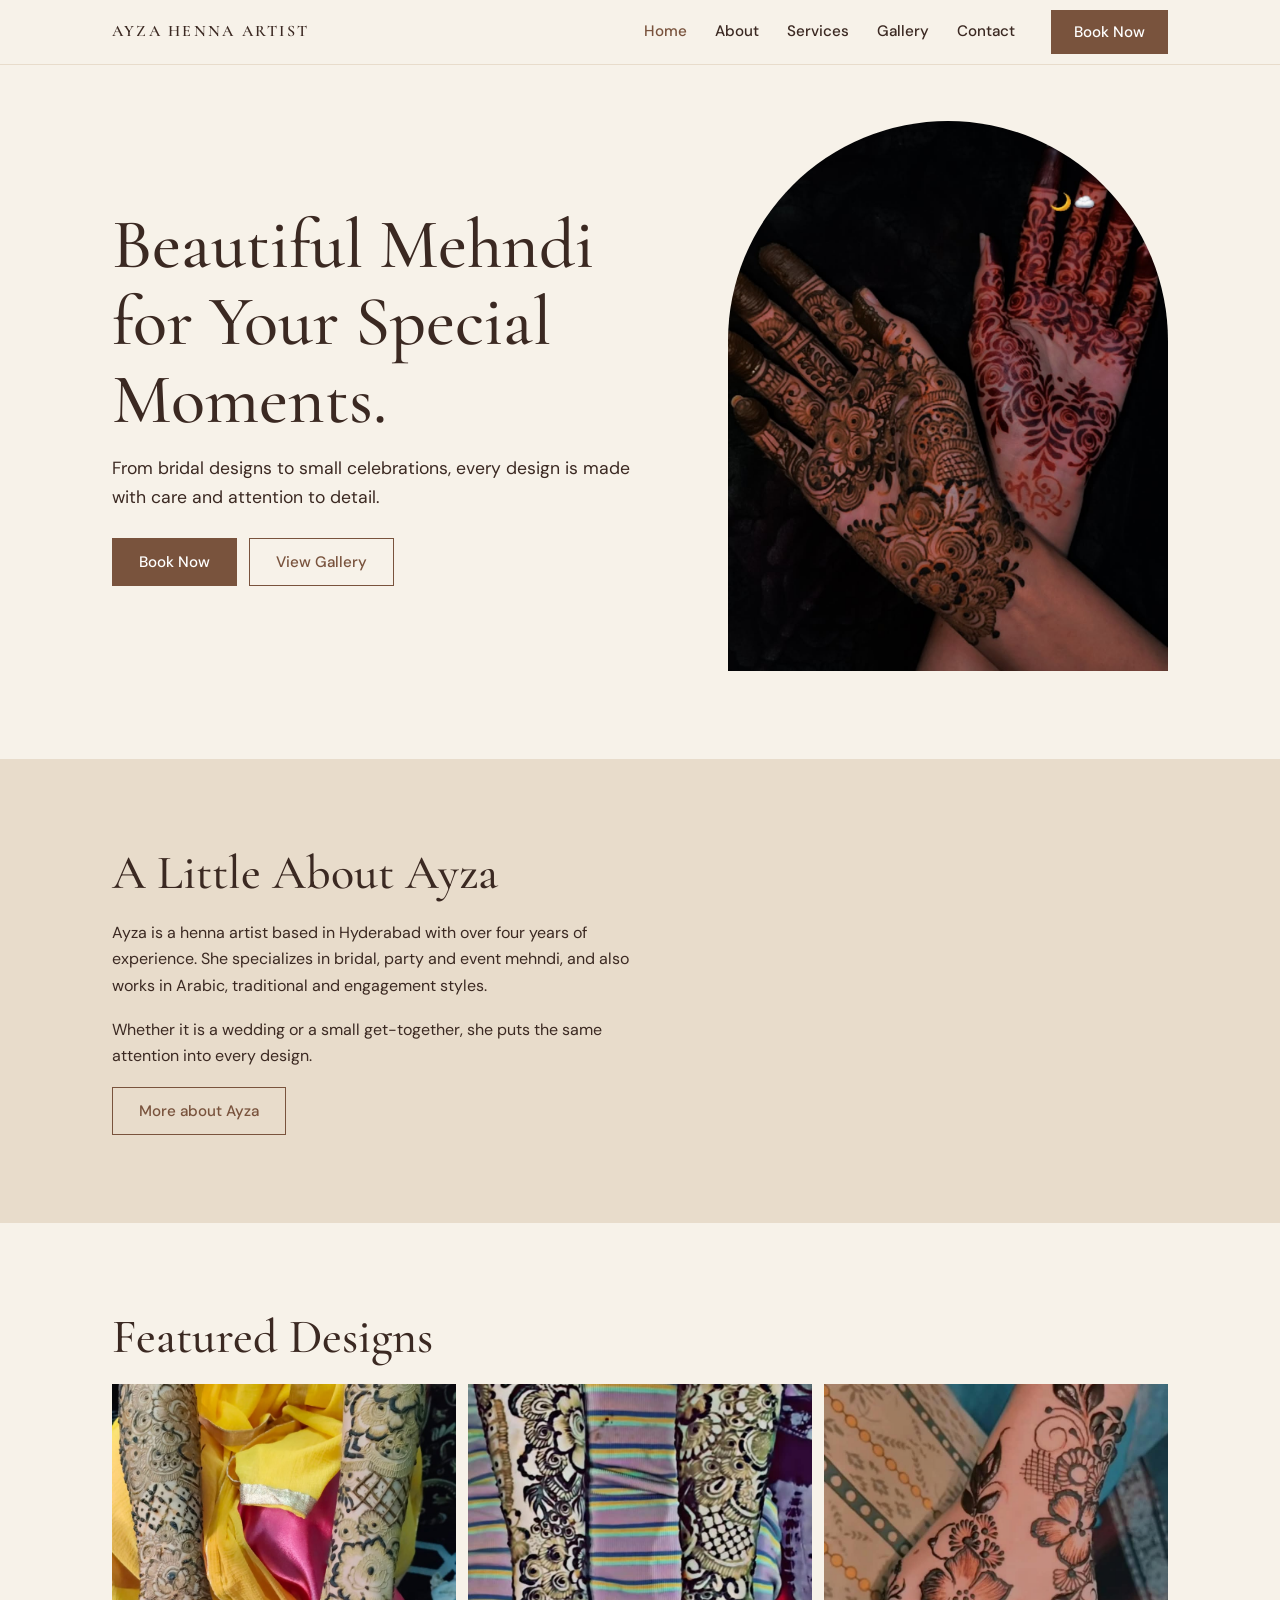
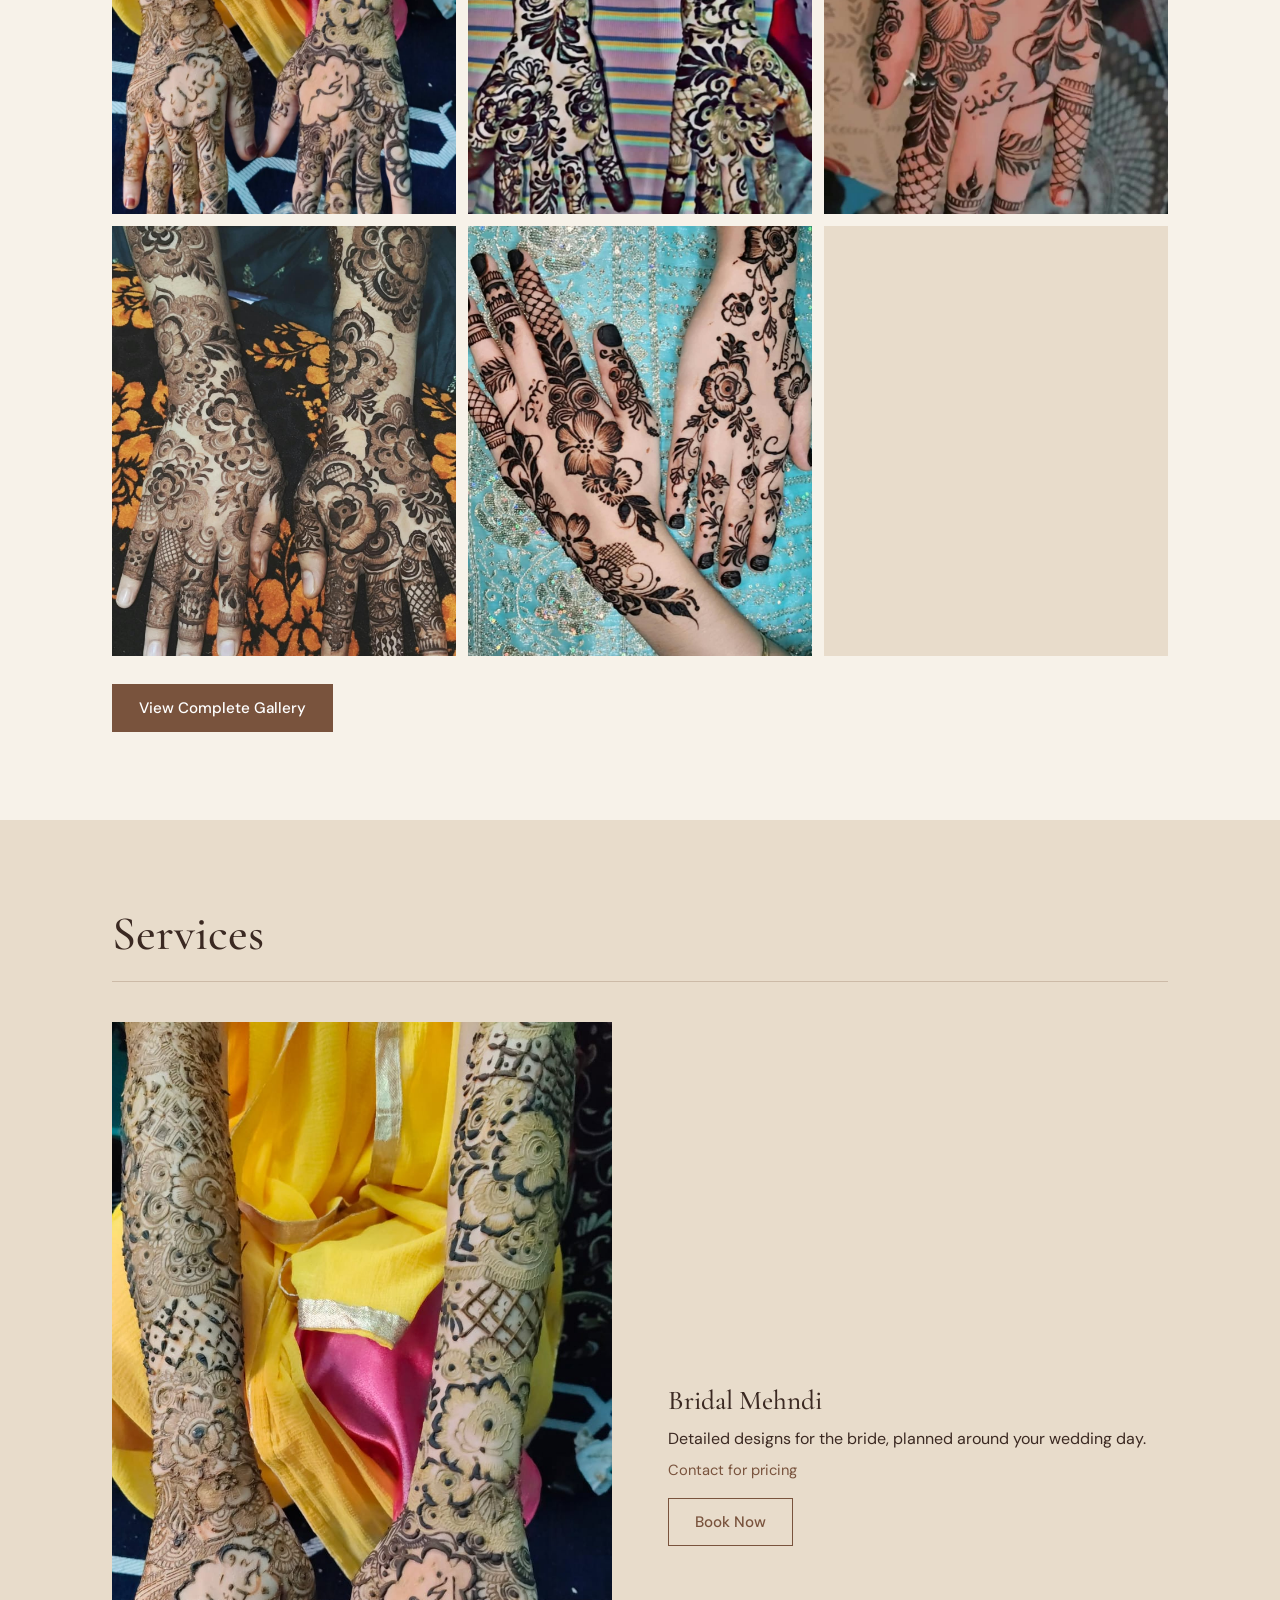
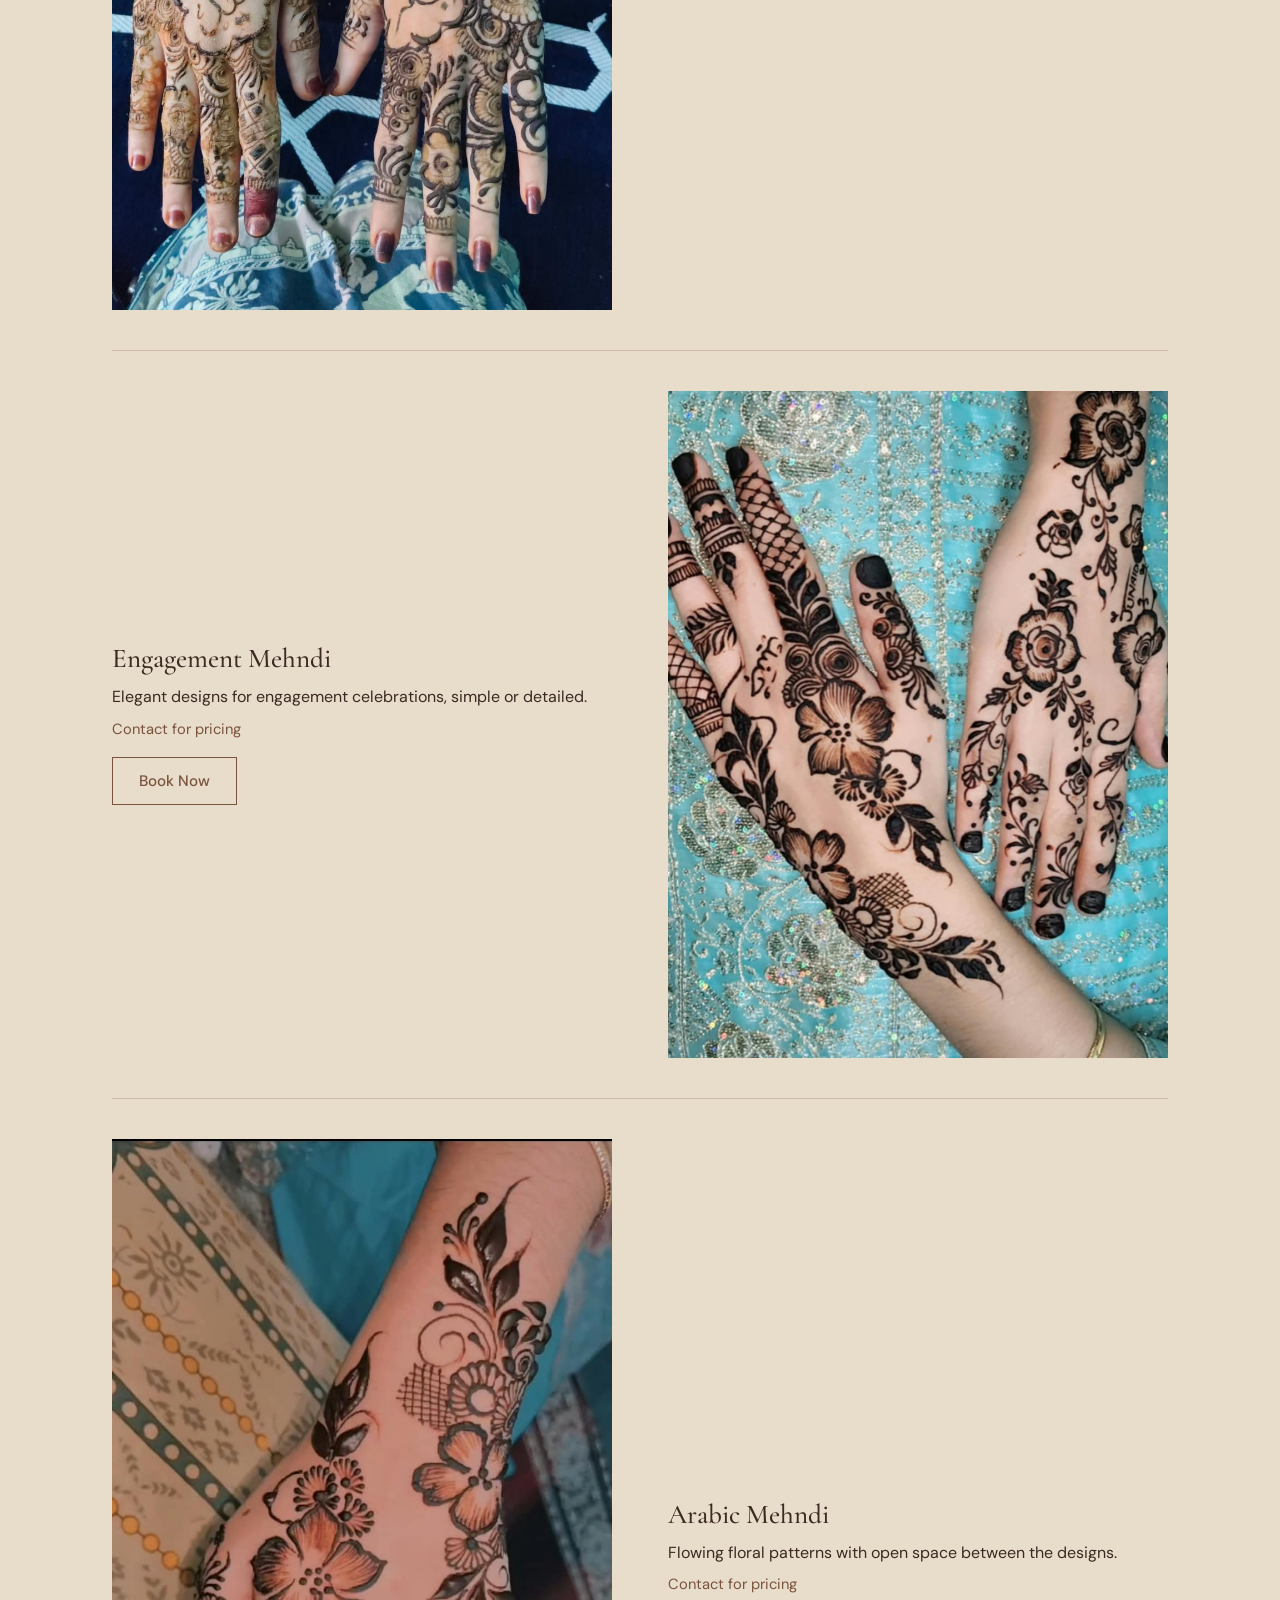
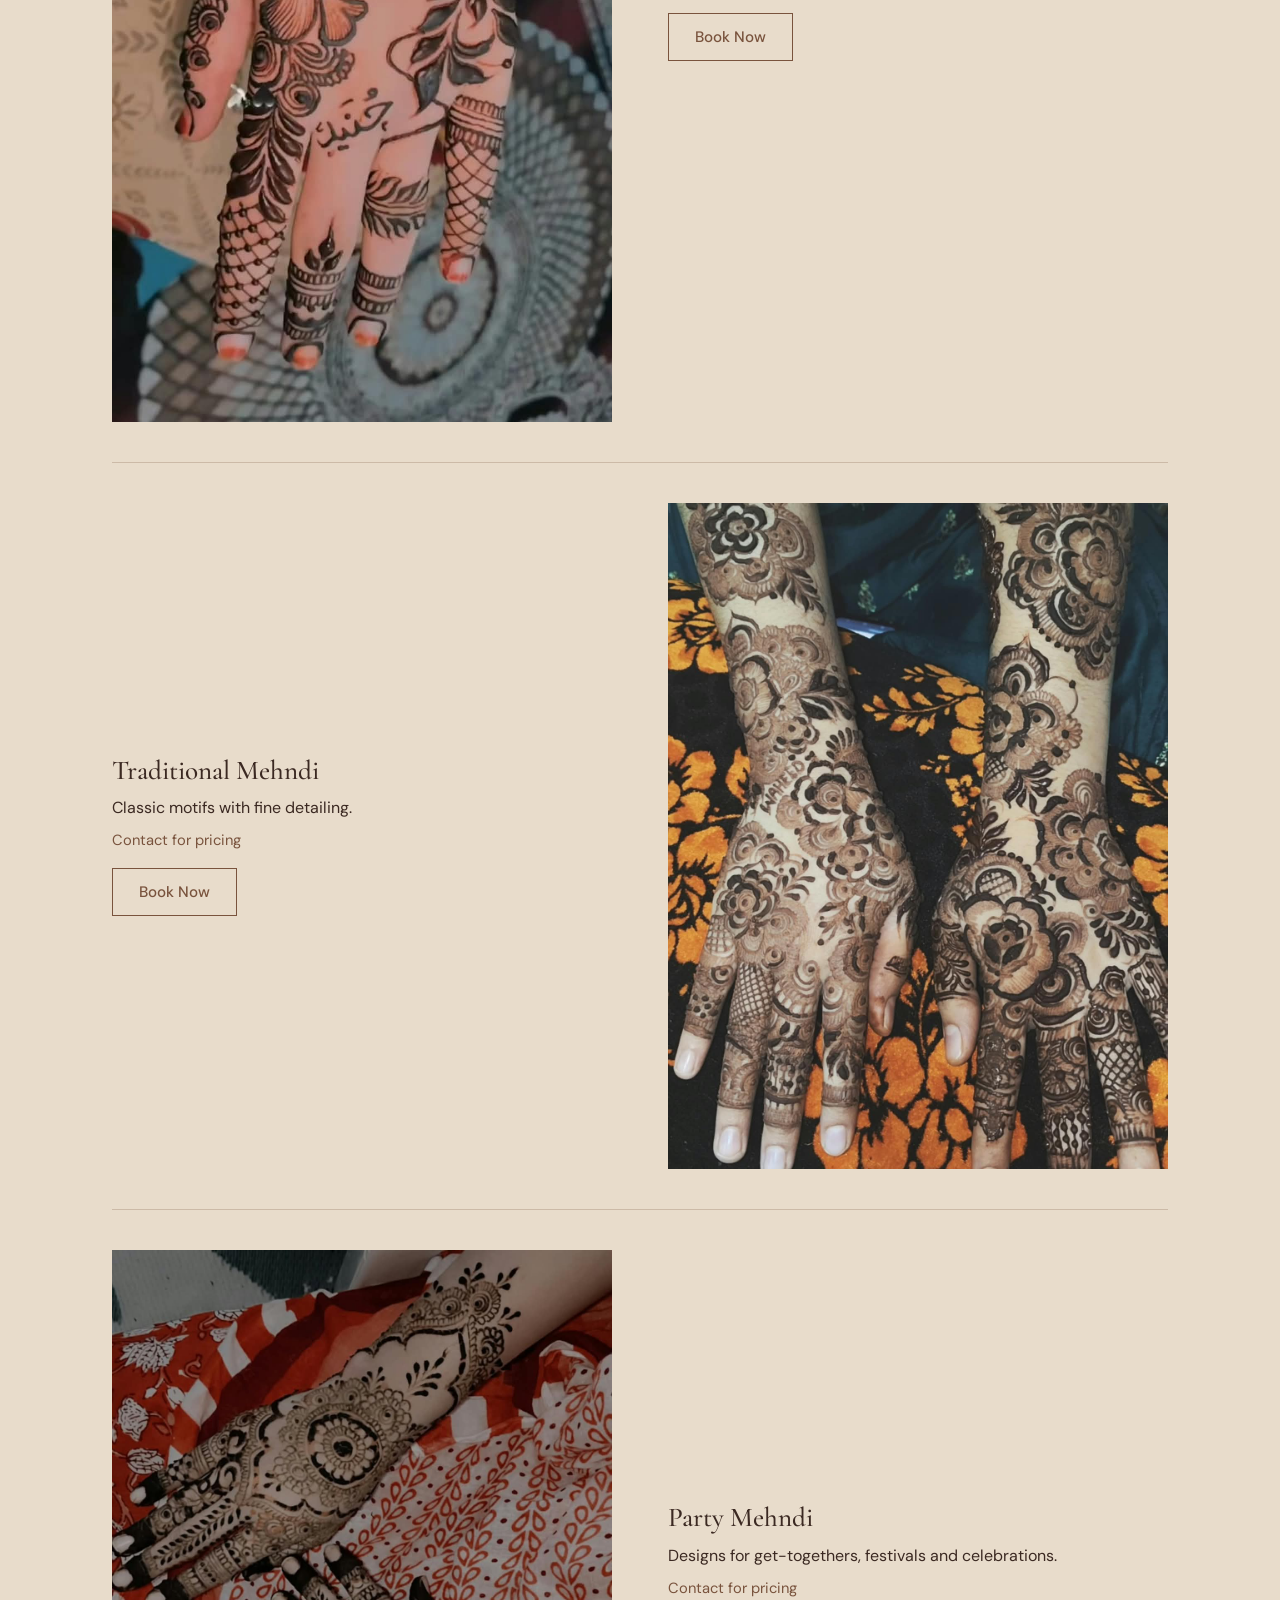
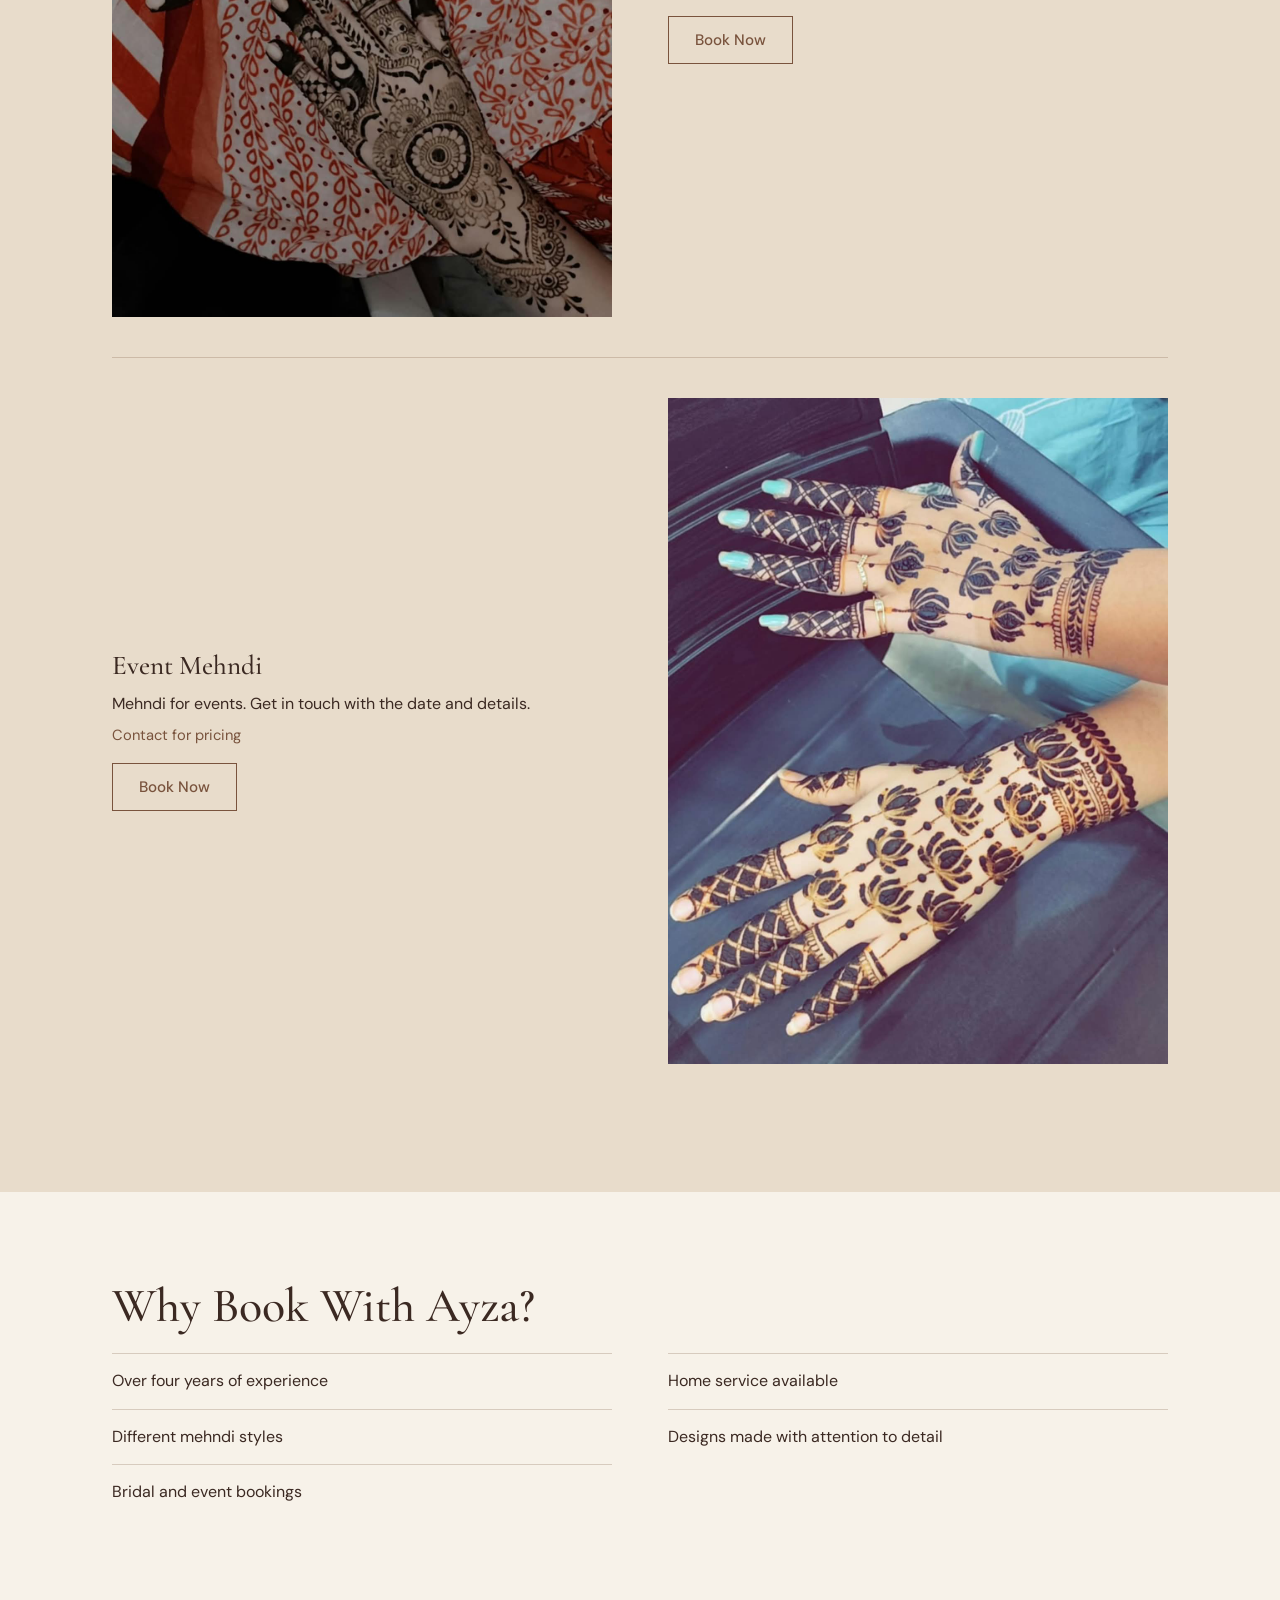
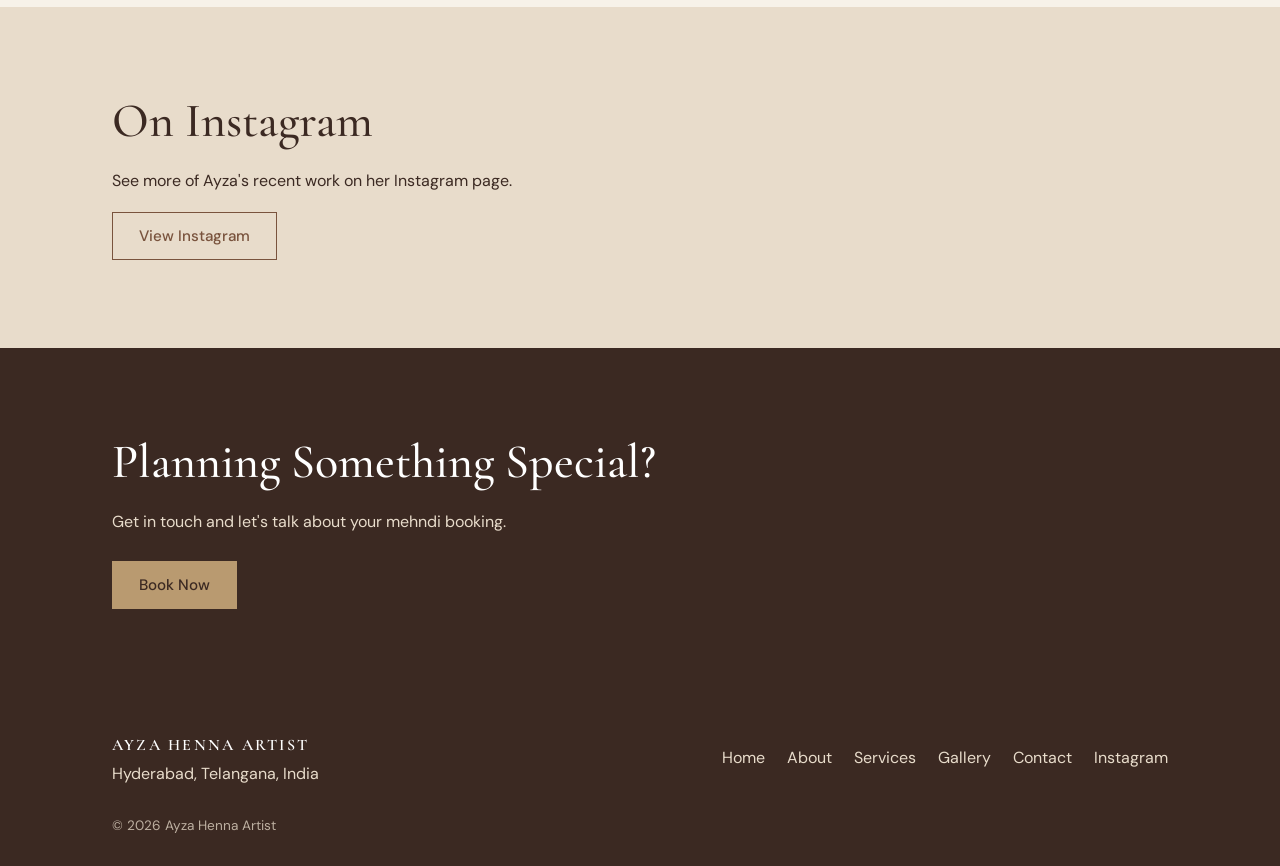
<file: index.html>
<!DOCTYPE html>
<html lang="en">
<head>
<meta charset="utf-8">
<meta name="viewport" content="width=device-width, initial-scale=1">
<title>Ayza Henna Artist | Mehndi Artist in Hyderabad</title>
<meta name="description" content="Bridal, Arabic, traditional, engagement and party mehndi by Ayza in Hyderabad. Home service available.">
<meta name="theme-color" content="#F7F2E9">
<meta property="og:type" content="website">
<meta property="og:title" content="Ayza Henna Artist | Mehndi Artist in Hyderabad">
<meta property="og:description" content="Bridal, Arabic, traditional, engagement and party mehndi by Ayza in Hyderabad. Home service available.">
<link rel="icon" href="assets/icons/favicon.svg" type="image/svg+xml">
<link rel="preconnect" href="https://fonts.googleapis.com">
<link rel="preconnect" href="https://fonts.gstatic.com" crossorigin>
<link rel="stylesheet" href="https://fonts.googleapis.com/css2?family=Cormorant+Garamond:wght@500;600&amp;family=DM+Sans:wght@400;500&amp;display=swap">
<link rel="stylesheet" href="assets/css/style.css">
<link rel="stylesheet" href="assets/css/responsive.css">
<link rel="preload" as="image" href="assets/images/hero/hero.jpg">
</head>
<body>
<header id="site-header"></header>
<main>
<section class="hero">
<div class="wrap">
<div class="arch"><img src="assets/images/hero/hero.jpg" width="1080" height="1920" alt="Mehndi design on a hand" fetchpriority="high"></div>
<div>
<h1>Beautiful Mehndi for Your Special Moments.</h1>
<p>From bridal designs to small celebrations, every design is made with care and attention to detail.</p>
<div class="btns"><a class="btn" data-booking href="#">Book Now</a><a class="btn ghost" href="gallery.html">View Gallery</a></div>
</div>
</div>
</section>

<section class="alt" id="about">
<div class="wrap prose">
<h2>A Little About Ayza</h2>
<p>Ayza is a henna artist based in Hyderabad with over four years of experience. She specializes in bridal, party and event mehndi, and also works in Arabic, traditional and engagement styles.</p>
<p>Whether it is a wedding or a small get-together, she puts the same attention into every design.</p>
<a class="btn ghost" href="about.html">More about Ayza</a>
</div>
</section>

<section>
<div class="wrap">
<h2>Featured Designs</h2>
<div class="feat" id="featured"></div>
<a class="btn" href="gallery.html">View Complete Gallery</a>
</div>
</section>

<section class="alt">
<div class="wrap">
<h2>Services</h2>
<div id="services"></div>
</div>
</section>

<section>
<div class="wrap">
<h2>Why Book With Ayza?</h2>
<ul class="why">
<li>Over four years of experience</li>
<li>Different mehndi styles</li>
<li>Bridal and event bookings</li>
<li>Home service available</li>
<li>Designs made with attention to detail</li>
</ul>
</div>
</section>

<section class="alt">
<div class="wrap prose">
<h2>On Instagram</h2>
<p>See more of Ayza's recent work on her Instagram page.</p>
<a class="btn ghost" data-ig href="https://www.instagram.com/_ayza_khann/" target="_blank" rel="noopener">View Instagram</a>
</div>
</section>

<section class="cta">
<div class="wrap">
<h2>Planning Something Special?</h2>
<p>Get in touch and let's talk about your mehndi booking.</p>
<a class="btn" data-booking href="#">Book Now</a>
</div>
</section>
</main>
<footer id="site-footer"></footer>
<script src="assets/js/content.js"></script>
<script src="assets/js/main.js"></script>
</body>
</html>
</file>
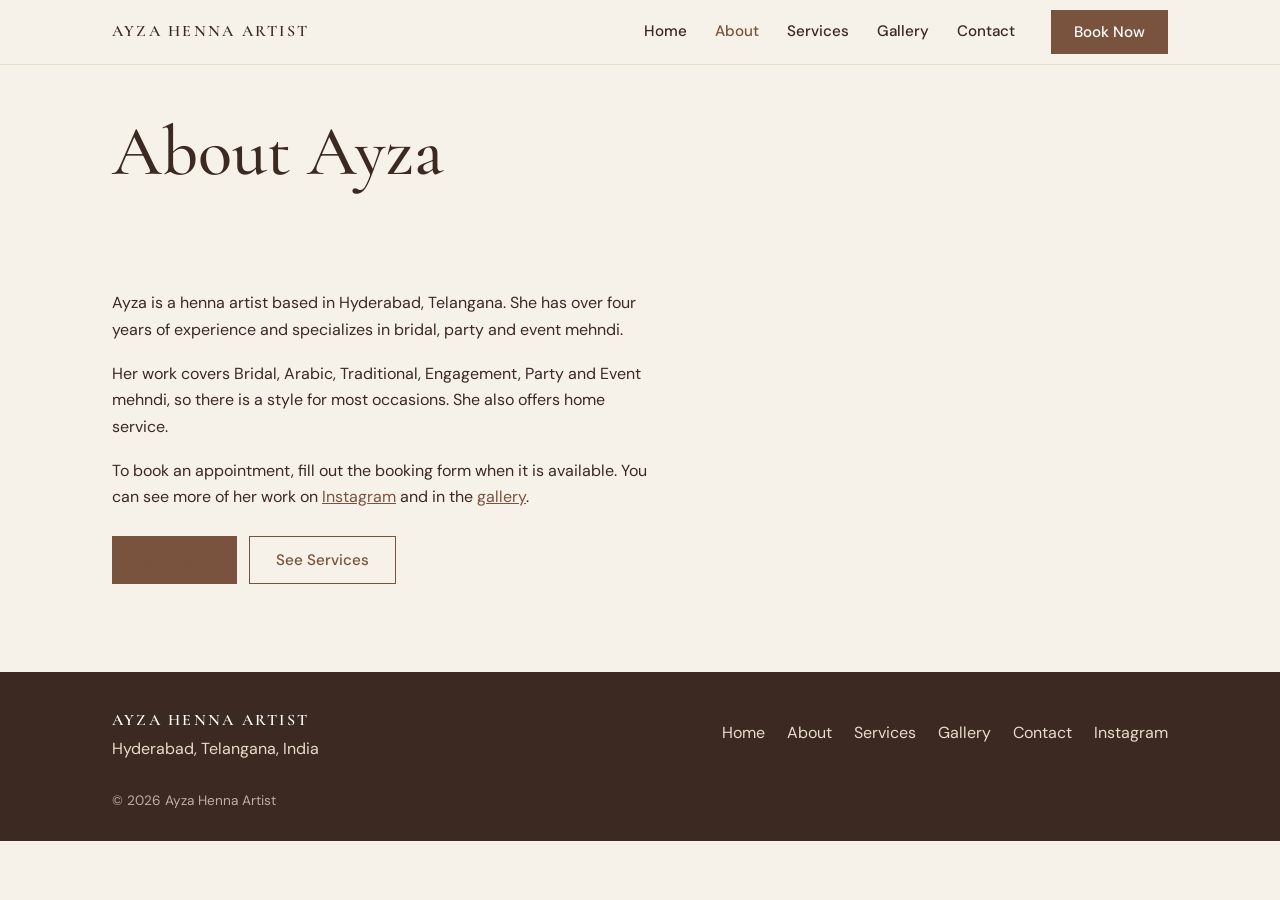
<file: about.html>
<!DOCTYPE html>
<html lang="en">
<head>
<meta charset="utf-8">
<meta name="viewport" content="width=device-width, initial-scale=1">
<title>About Ayza | Ayza Henna Artist</title>
<meta name="description" content="Ayza is a henna artist in Hyderabad with over four years of experience in bridal, party and event mehndi.">
<meta name="theme-color" content="#F7F2E9">
<meta property="og:type" content="website">
<meta property="og:title" content="About Ayza | Ayza Henna Artist">
<meta property="og:description" content="Ayza is a henna artist in Hyderabad with over four years of experience in bridal, party and event mehndi.">
<link rel="icon" href="assets/icons/favicon.svg" type="image/svg+xml">
<link rel="preconnect" href="https://fonts.googleapis.com">
<link rel="preconnect" href="https://fonts.gstatic.com" crossorigin>
<link rel="stylesheet" href="https://fonts.googleapis.com/css2?family=Cormorant+Garamond:wght@500;600&amp;family=DM+Sans:wght@400;500&amp;display=swap">
<link rel="stylesheet" href="assets/css/style.css">
<link rel="stylesheet" href="assets/css/responsive.css">
</head>
<body>
<header id="site-header"></header>
<main>
<section class="phead"><div class="wrap"><h1>About Ayza</h1></div></section>
<section>
<div class="wrap prose">
<p>Ayza is a henna artist based in Hyderabad, Telangana. She has over four years of experience and specializes in bridal, party and event mehndi.</p>
<p>Her work covers Bridal, Arabic, Traditional, Engagement, Party and Event mehndi, so there is a style for most occasions. She also offers home service.</p>
<p>To book an appointment, fill out the booking form when it is available. You can see more of her work on <a data-ig href="https://www.instagram.com/_ayza_khann/" target="_blank" rel="noopener">Instagram</a> and in the <a href="gallery.html">gallery</a>.</p>
<div class="btns"><a class="btn" data-booking href="#">Book Now</a><a class="btn ghost" href="services.html">See Services</a></div>
</div>
</section>
</main>
<footer id="site-footer"></footer>
<script src="assets/js/content.js"></script>
<script src="assets/js/main.js"></script>
</body>
</html>
</file>
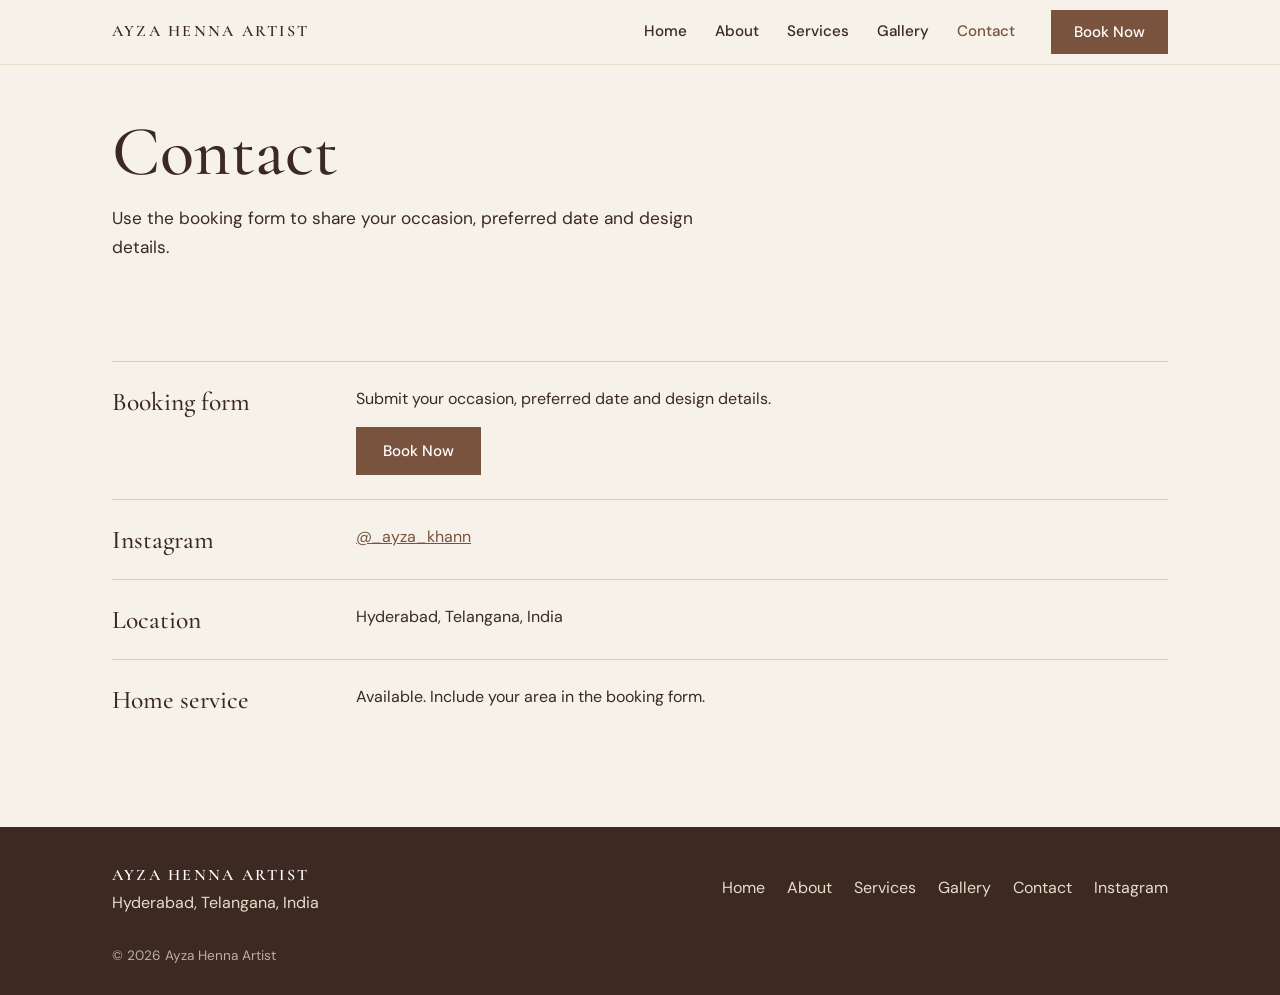
<file: contact.html>
<!DOCTYPE html>
<html lang="en">
<head>
<meta charset="utf-8">
<meta name="viewport" content="width=device-width, initial-scale=1">
<title>Contact | Ayza Henna Artist</title>
<meta name="description" content="Book mehndi with Ayza in Hyderabad using the online booking form. Home service available.">
<meta name="theme-color" content="#F7F2E9">
<meta property="og:type" content="website">
<meta property="og:title" content="Contact | Ayza Henna Artist">
<meta property="og:description" content="Book mehndi with Ayza in Hyderabad using the online booking form. Home service available.">
<link rel="icon" href="assets/icons/favicon.svg" type="image/svg+xml">
<link rel="preconnect" href="https://fonts.googleapis.com">
<link rel="preconnect" href="https://fonts.gstatic.com" crossorigin>
<link rel="stylesheet" href="https://fonts.googleapis.com/css2?family=Cormorant+Garamond:wght@500;600&amp;family=DM+Sans:wght@400;500&amp;display=swap">
<link rel="stylesheet" href="assets/css/style.css">
<link rel="stylesheet" href="assets/css/responsive.css">
</head>
<body>
<header id="site-header"></header>
<main>
<section class="phead"><div class="wrap"><h1>Contact</h1><p class="lead">Use the booking form to share your occasion, preferred date and design details.</p></div></section>
<section>
<div class="wrap">
<dl class="info">
<div><dt>Booking form</dt><dd>Submit your occasion, preferred date and design details.<br><a class="btn" data-booking href="#">Book Now</a></dd></div>
<div><dt>Instagram</dt><dd><a data-ig href="https://www.instagram.com/_ayza_khann/" target="_blank" rel="noopener">@_ayza_khann</a></dd></div>
<div><dt>Location</dt><dd data-s="location">Hyderabad, Telangana, India</dd></div>
<div><dt>Home service</dt><dd>Available. Include your area in the booking form.</dd></div>
</dl>
</div>
</section>
</main>
<footer id="site-footer"></footer>
<script src="assets/js/content.js"></script>
<script src="assets/js/main.js"></script>
</body>
</html>
</file>
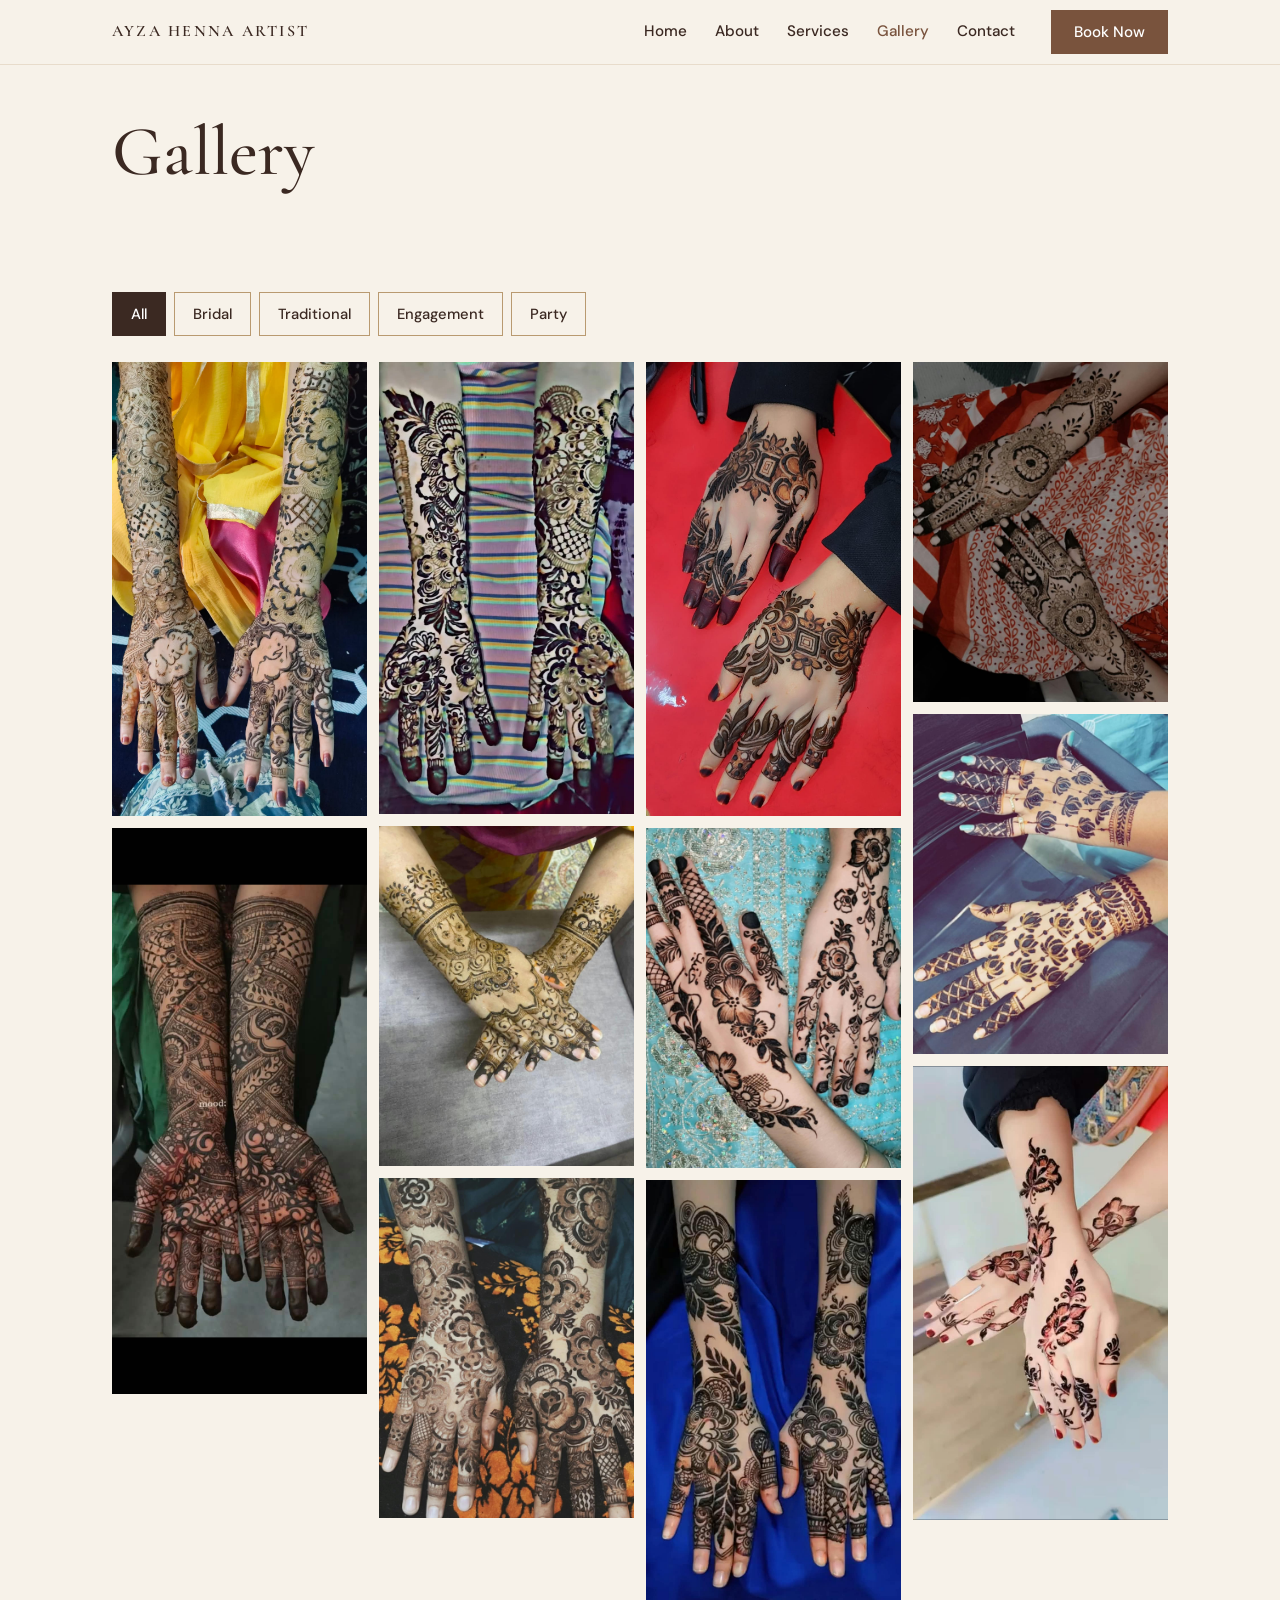
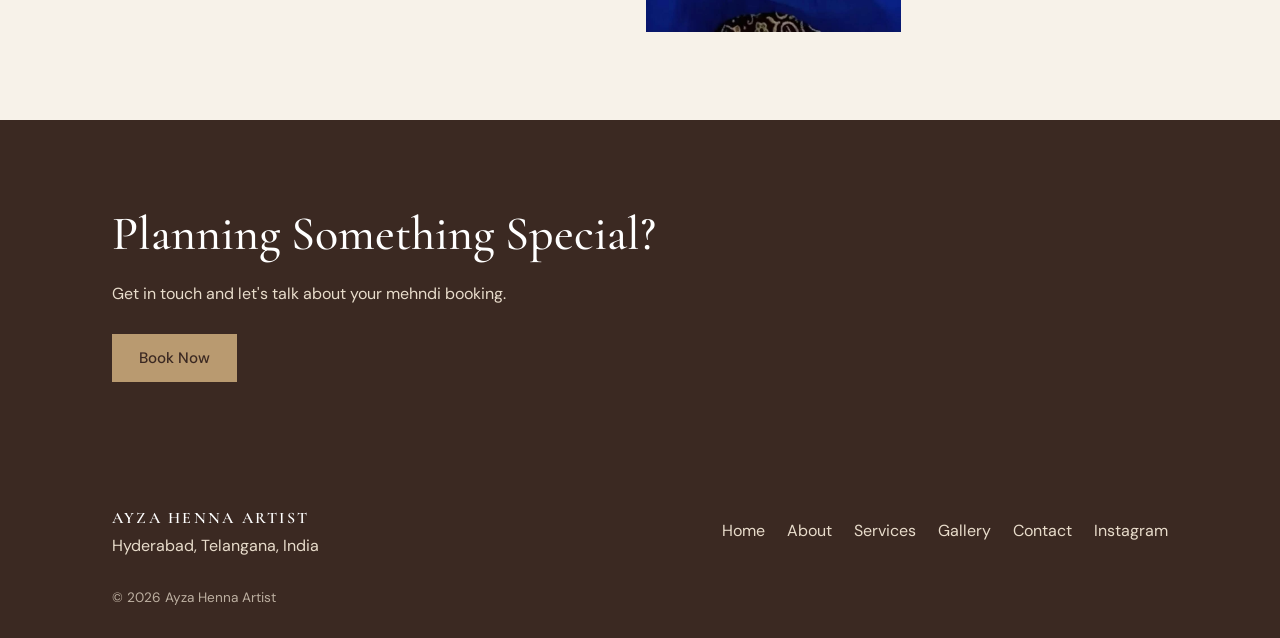
<file: gallery.html>
<!DOCTYPE html>
<html lang="en">
<head>
<meta charset="utf-8">
<meta name="viewport" content="width=device-width, initial-scale=1">
<title>Gallery | Ayza Henna Artist</title>
<meta name="description" content="Photos of bridal, Arabic, traditional, engagement and party mehndi by Ayza in Hyderabad.">
<meta name="theme-color" content="#F7F2E9">
<meta property="og:type" content="website">
<meta property="og:title" content="Gallery | Ayza Henna Artist">
<meta property="og:description" content="Photos of bridal, Arabic, traditional, engagement and party mehndi by Ayza in Hyderabad.">
<link rel="icon" href="assets/icons/favicon.svg" type="image/svg+xml">
<link rel="preconnect" href="https://fonts.googleapis.com">
<link rel="preconnect" href="https://fonts.gstatic.com" crossorigin>
<link rel="stylesheet" href="https://fonts.googleapis.com/css2?family=Cormorant+Garamond:wght@500;600&amp;family=DM+Sans:wght@400;500&amp;display=swap">
<link rel="stylesheet" href="assets/css/style.css">
<link rel="stylesheet" href="assets/css/responsive.css">
</head>
<body>
<header id="site-header"></header>
<main>
<section class="phead"><div class="wrap"><h1>Gallery</h1></div></section>
<section>
<div class="wrap">
<div class="filters" id="filters" role="group" aria-label="Filter by category"></div>
<div class="grid" id="grid"></div>
<p id="empty" hidden>No photos in this category yet.</p>
</div>
</section>
<section class="cta">
<div class="wrap">
<h2>Planning Something Special?</h2>
<p>Get in touch and let's talk about your mehndi booking.</p>
<a class="btn" data-booking href="#">Book Now</a>
</div>
</section>
</main>
<footer id="site-footer"></footer>
<script src="assets/js/content.js"></script>
<script src="assets/js/main.js"></script>
<script src="assets/js/gallery.js"></script>
</body>
</html>
</file>
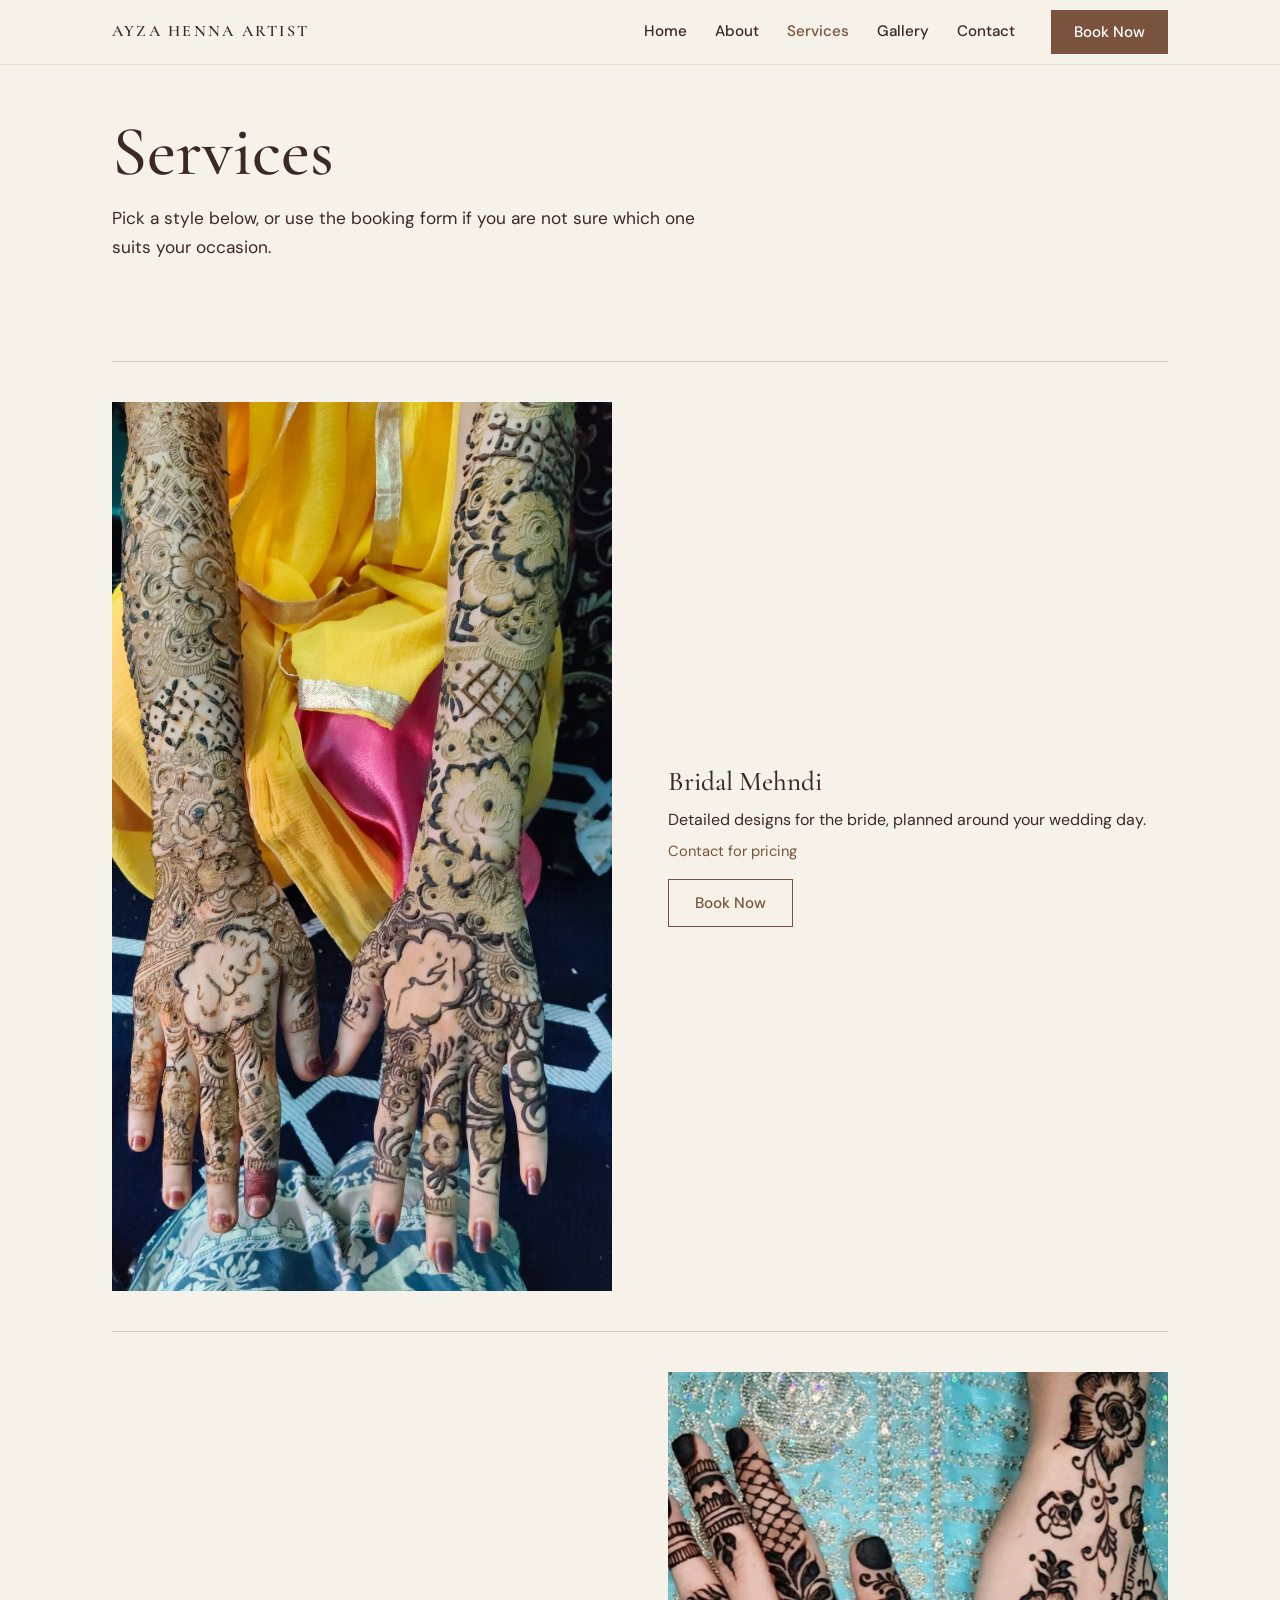
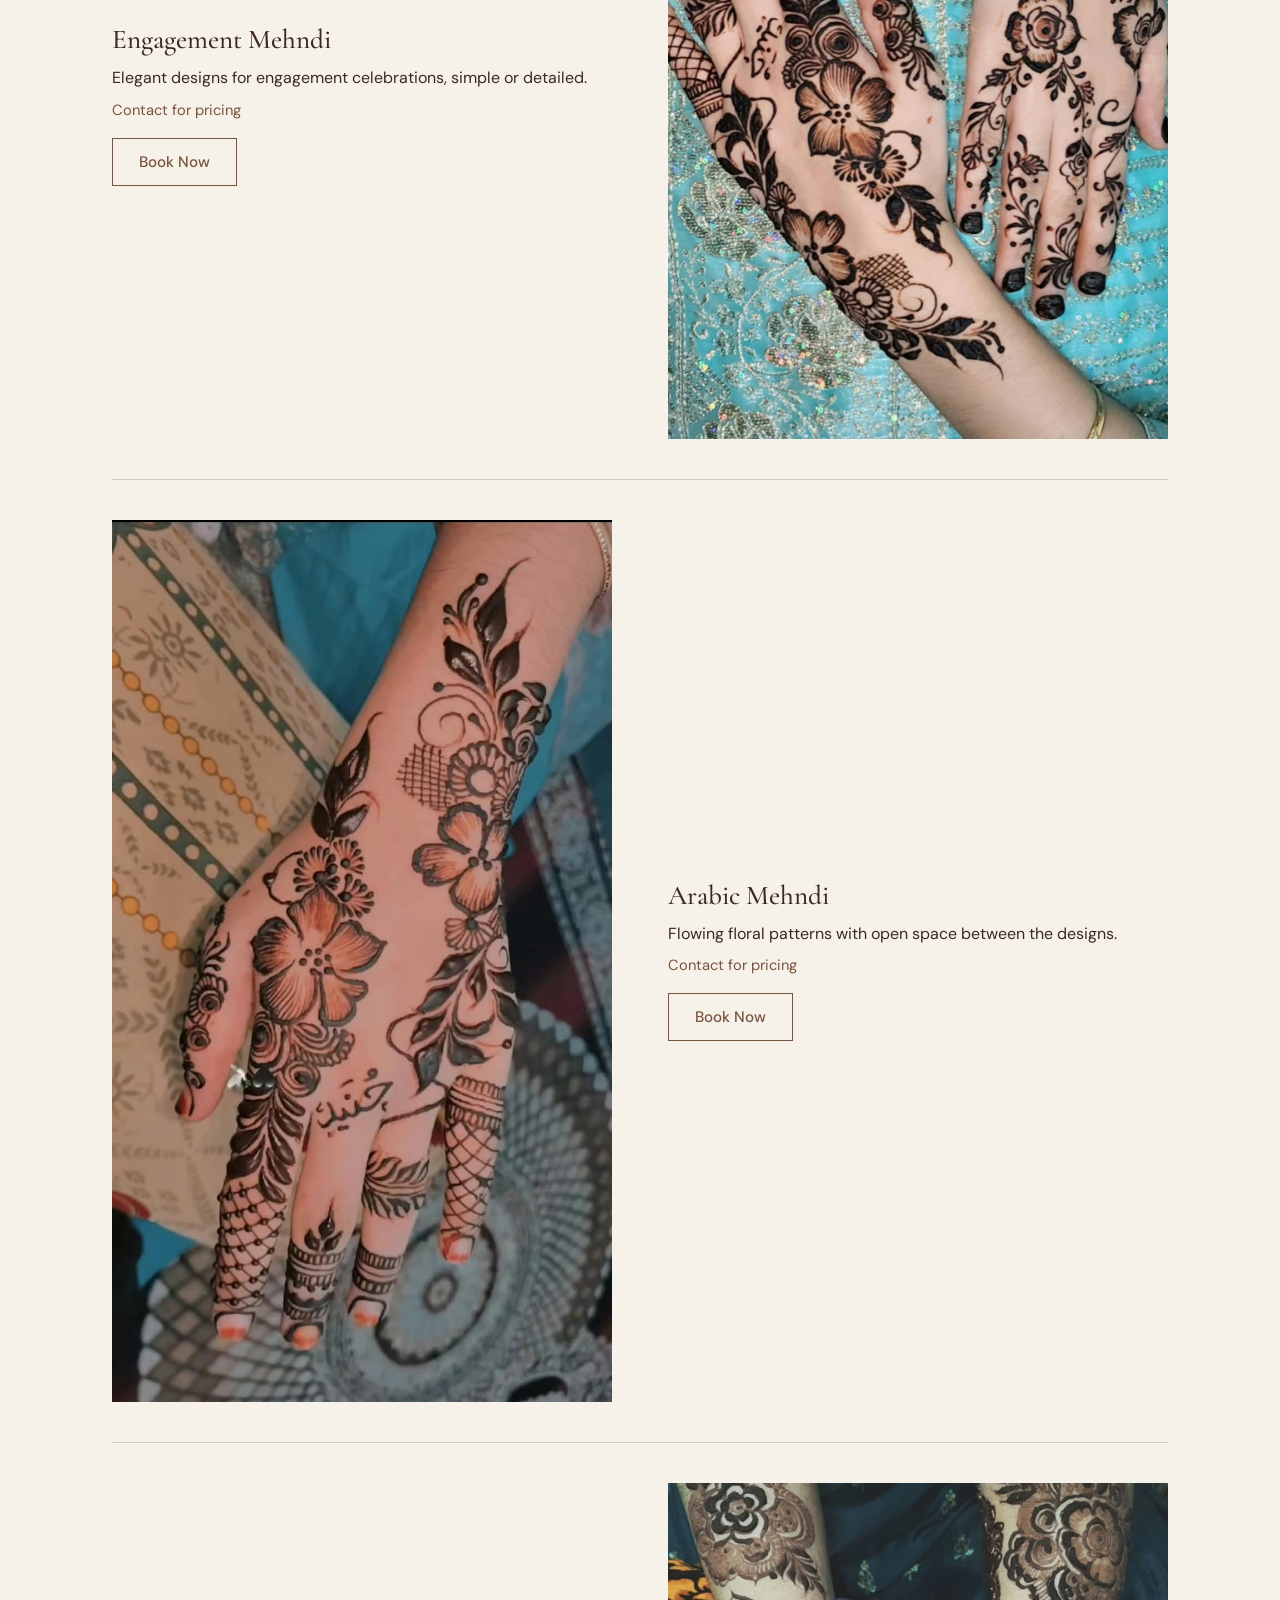
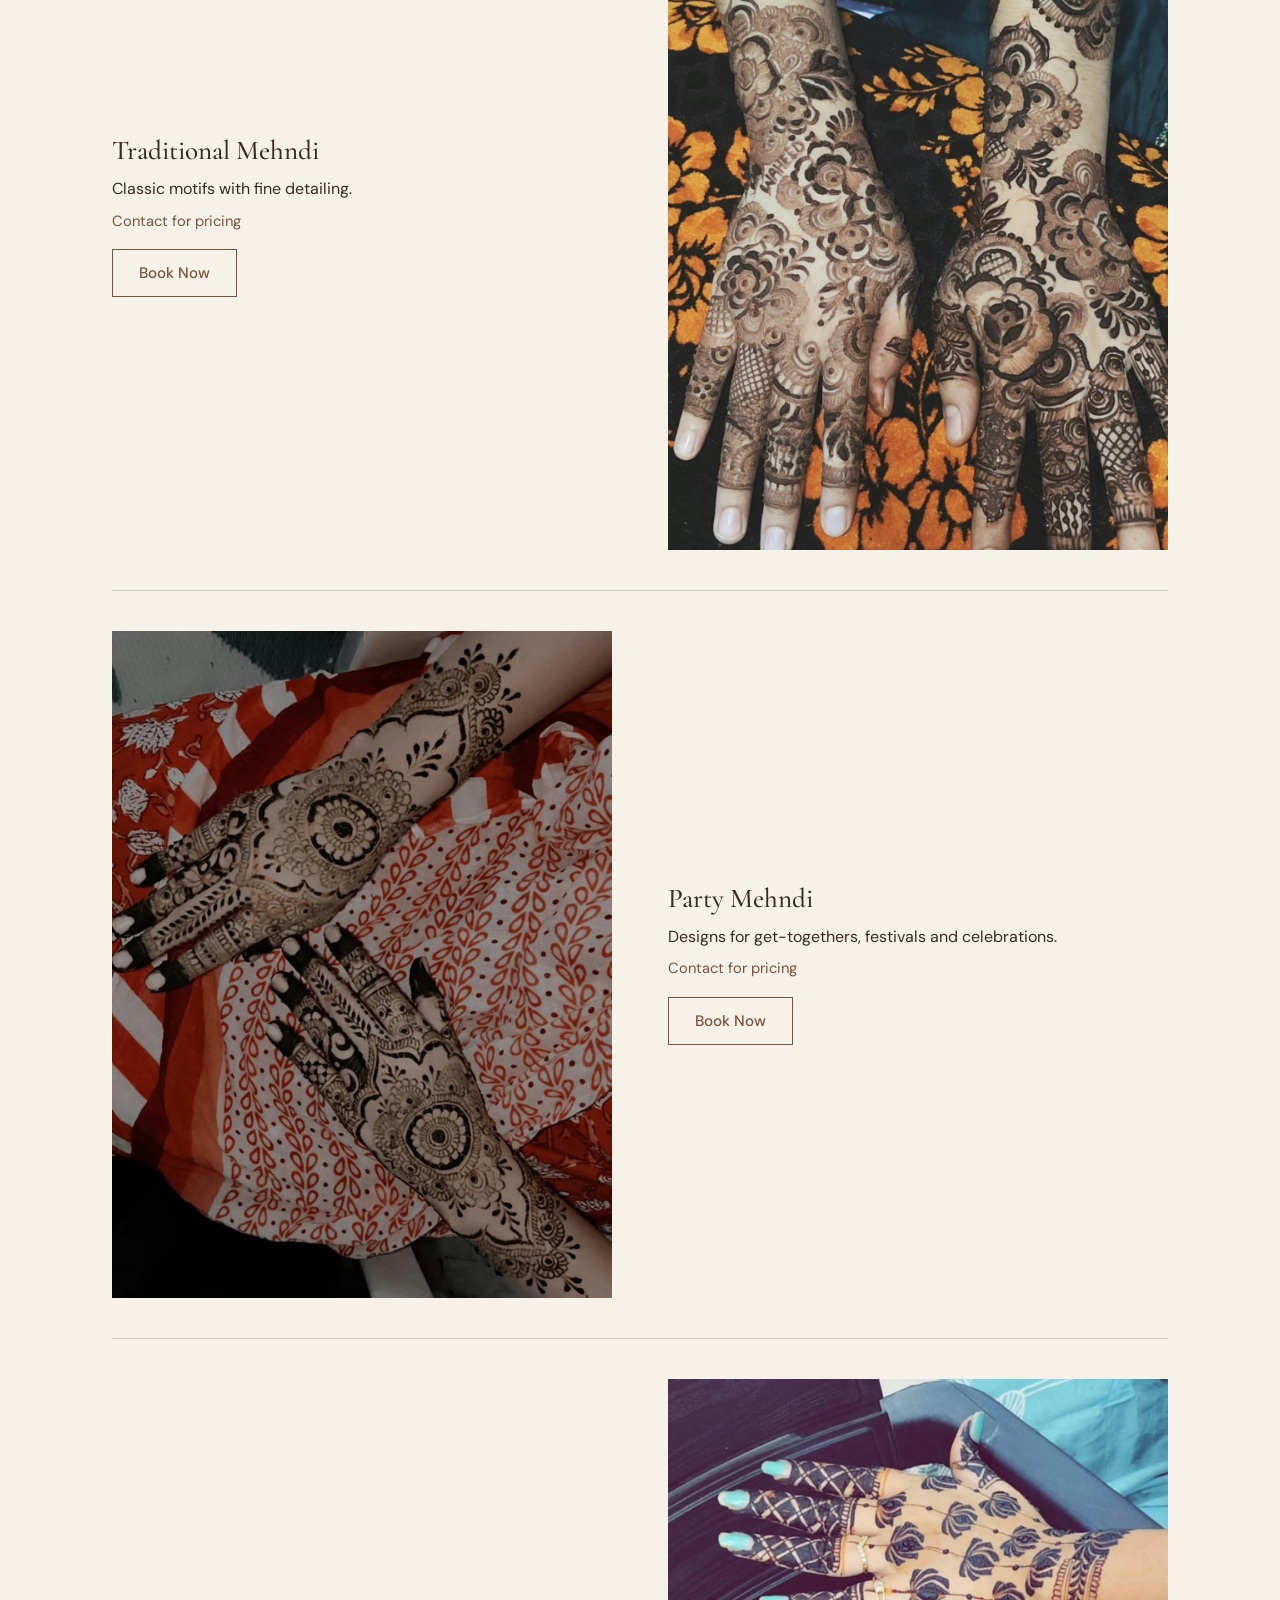
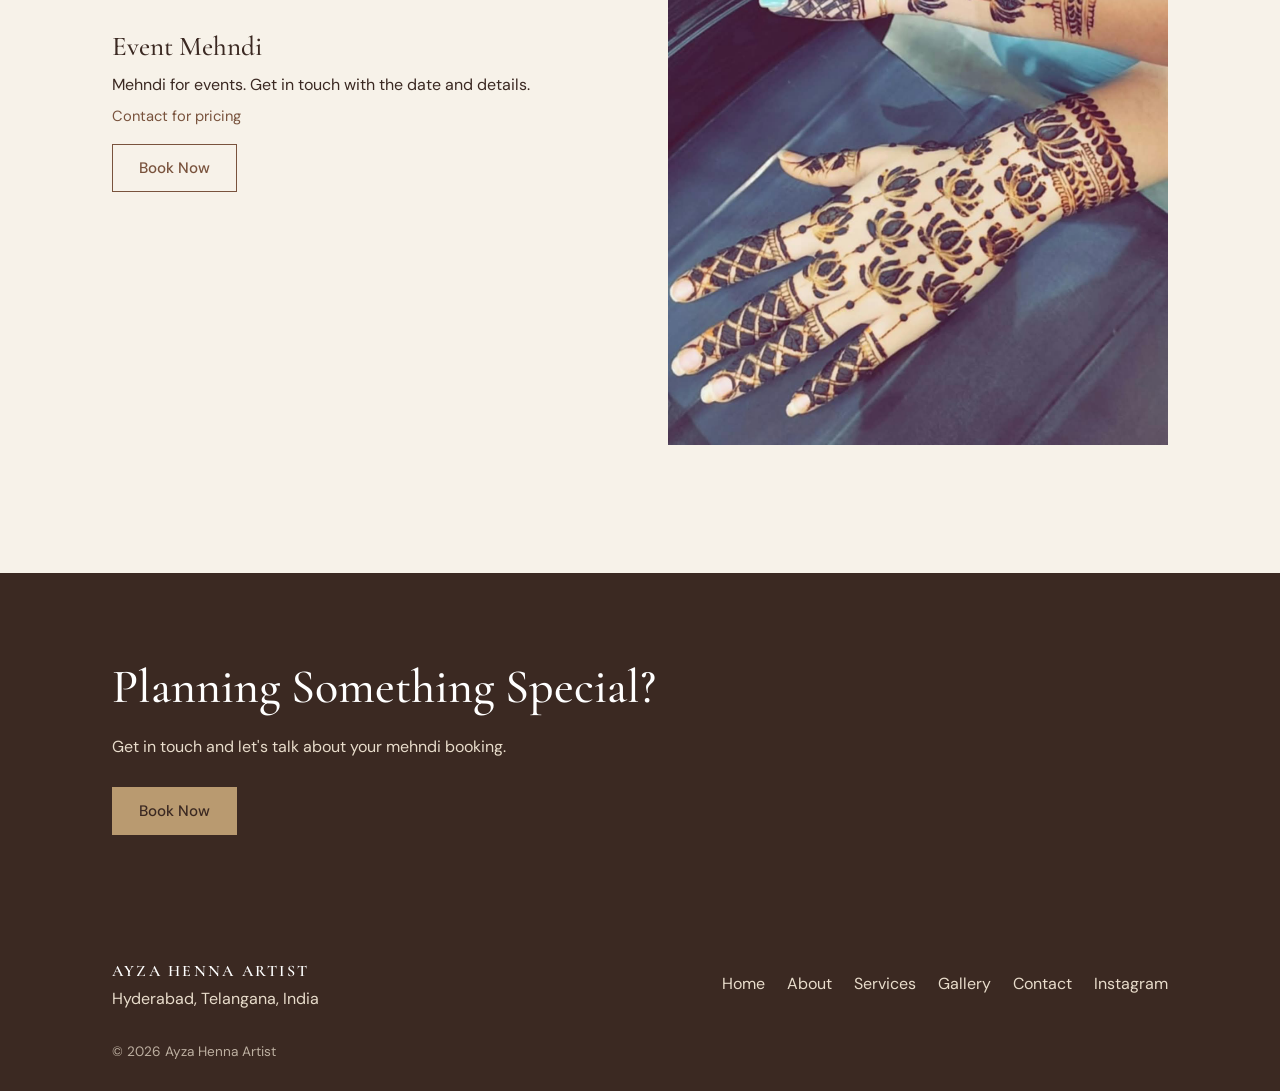
<file: services.html>
<!DOCTYPE html>
<html lang="en">
<head>
<meta charset="utf-8">
<meta name="viewport" content="width=device-width, initial-scale=1">
<title>Services | Ayza Henna Artist</title>
<meta name="description" content="Bridal, engagement, Arabic, traditional, party and event mehndi in Hyderabad. Contact for pricing.">
<meta name="theme-color" content="#F7F2E9">
<meta property="og:type" content="website">
<meta property="og:title" content="Services | Ayza Henna Artist">
<meta property="og:description" content="Bridal, engagement, Arabic, traditional, party and event mehndi in Hyderabad. Contact for pricing.">
<link rel="icon" href="assets/icons/favicon.svg" type="image/svg+xml">
<link rel="preconnect" href="https://fonts.googleapis.com">
<link rel="preconnect" href="https://fonts.gstatic.com" crossorigin>
<link rel="stylesheet" href="https://fonts.googleapis.com/css2?family=Cormorant+Garamond:wght@500;600&amp;family=DM+Sans:wght@400;500&amp;display=swap">
<link rel="stylesheet" href="assets/css/style.css">
<link rel="stylesheet" href="assets/css/responsive.css">
</head>
<body>
<header id="site-header"></header>
<main>
<section class="phead"><div class="wrap"><h1>Services</h1><p class="lead">Pick a style below, or use the booking form if you are not sure which one suits your occasion.</p></div></section>
<section>
<div class="wrap"><div id="services"></div></div>
</section>
<section class="cta">
<div class="wrap">
<h2>Planning Something Special?</h2>
<p>Get in touch and let's talk about your mehndi booking.</p>
<a class="btn" data-booking href="#">Book Now</a>
</div>
</section>
</main>
<footer id="site-footer"></footer>
<script src="assets/js/content.js"></script>
<script src="assets/js/main.js"></script>
</body>
</html>
</file>
<file: assets/css/style.css>
:root{--bg:#F7F2E9;--sand:#E8DCCB;--brown:#79533D;--dark:#3B2922;--gold:#B99A70;--white:#FFFFFF;--serif:"Cormorant Garamond",Georgia,serif;--sans:"DM Sans",system-ui,-apple-system,sans-serif;--pad:20px;--max:1120px}
*{box-sizing:border-box;margin:0}
html{scroll-behavior:smooth;-webkit-text-size-adjust:100%}
body{background:var(--bg);color:var(--dark);font:400 1rem/1.65 var(--sans);overflow-x:hidden}
img{display:block;max-width:100%;height:auto}
a{color:inherit}
[hidden]{display:none!important}
h1,h2,h3,.brand{font-family:var(--serif);font-weight:500;line-height:1.1}
h1{font-size:clamp(2.5rem,10vw,4.4rem)}
h2{font-size:clamp(2.1rem,8vw,3rem)}
h3{font-size:1.7rem}
:focus-visible{outline:2px solid var(--gold);outline-offset:3px}
.wrap{width:100%;max-width:var(--max);margin:0 auto;padding:0 var(--pad)}
section{padding:56px 0}
section.alt{background:var(--sand)}
section h2{margin-bottom:20px}
.lead{max-width:34em;font-size:1.08rem}
.btn{display:inline-flex;align-items:center;justify-content:center;min-height:48px;padding:0 26px;font:500 .95rem var(--sans);text-decoration:none;text-align:center;border:1px solid var(--brown);background:var(--brown);color:var(--white);cursor:pointer;transition:background .2s,color .2s}
.btn:hover{background:var(--dark);border-color:var(--dark)}
.btn.ghost{background:transparent;color:var(--brown)}
.btn.ghost:hover{background:var(--brown);color:var(--white)}
.btns{display:flex;flex-wrap:wrap;gap:12px;margin-top:26px}
.btns .btn{flex:1 1 160px}
.hdr{position:sticky;top:0;z-index:20;background:var(--bg);border-bottom:1px solid var(--sand)}
.hdr .wrap{display:flex;align-items:center;justify-content:space-between;height:64px}
.brand{font-size:1rem;font-weight:600;letter-spacing:.14em;text-decoration:none}
.burger{width:48px;height:48px;margin-right:-12px;background:none;border:0;cursor:pointer}
.burger span{display:block;width:24px;height:2px;margin:6px auto;background:var(--dark);transition:transform .25s,opacity .25s}
.burger[aria-expanded=true] span:nth-child(1){transform:translateY(8px) rotate(45deg)}
.burger[aria-expanded=true] span:nth-child(2){opacity:0}
.burger[aria-expanded=true] span:nth-child(3){transform:translateY(-8px) rotate(-45deg)}
.nav{display:none;position:absolute;left:0;right:0;top:64px;padding:8px var(--pad) 24px;background:var(--bg);border-bottom:1px solid var(--sand)}
.nav.open{display:block}
.nav a{display:block;padding:15px 0;font-weight:500;text-decoration:none;border-bottom:1px solid var(--sand)}
.nav a.on{color:var(--brown)}
.nav a.btn{display:flex;margin-top:20px;padding:0 26px;color:var(--white);border:1px solid var(--brown)}
.hero{padding:24px 0 56px}
.hero .wrap{display:grid;gap:28px}
.arch{width:100%;max-width:440px;margin:0 auto;aspect-ratio:4/5;overflow:hidden;background:var(--sand);border-radius:999px 999px 0 0}
.arch img{width:100%;height:100%;object-fit:cover}
.hero p{max-width:30em;margin-top:16px;font-size:1.1rem}
.feat{display:grid;grid-template-columns:1fr 1fr;gap:8px;margin-bottom:28px}
.feat img{width:100%;aspect-ratio:4/5;object-fit:cover;background:var(--sand)}
.filters{display:flex;gap:8px;margin:0 calc(var(--pad)*-1) 20px;padding:2px var(--pad);overflow-x:auto;scrollbar-width:none}
.filters::-webkit-scrollbar{display:none}
.filters button{flex:none;min-height:44px;padding:0 18px;font:500 .92rem var(--sans);color:var(--dark);background:none;border:1px solid var(--gold);cursor:pointer}
.filters button[aria-pressed=true]{color:var(--white);background:var(--dark);border-color:var(--dark)}
.grid{columns:2;column-gap:8px}
.grid button{display:block;width:100%;margin:0 0 8px;padding:0;border:0;background:var(--sand);cursor:zoom-in;break-inside:avoid}
.grid img{width:100%}
.lb{position:fixed;inset:0;z-index:50;display:flex;align-items:center;justify-content:center;background:rgba(59,41,34,.96);opacity:0;visibility:hidden;transition:opacity .25s,visibility .25s}
.lb.open{opacity:1;visibility:visible}
.lb figure{display:flex;flex-direction:column;align-items:center;max-width:100%;padding:64px 12px 84px}
.lb img{max-width:100%;max-height:calc(100dvh - 210px);object-fit:contain;transition:opacity .25s}
.lb figcaption{padding-top:12px;color:var(--sand);font-size:.9rem;text-align:center}
.lb button{position:absolute;min-width:48px;min-height:48px;padding:0 20px;color:var(--white);font:500 .95rem var(--sans);background:none;border:1px solid var(--gold);cursor:pointer}
.lb-x{top:12px;right:12px}.lb-p{bottom:16px;left:12px}.lb-n{bottom:16px;right:12px}
.svc{display:grid;gap:18px;padding:28px 0;border-top:1px solid rgba(121,83,61,.25)}
.svc img{width:100%;height:auto;background:var(--sand)}
.svc p{max-width:30em;margin:10px 0 6px}
.svc .price{margin:0 0 16px;font-size:.92rem;color:var(--brown)}
.phead{padding:48px 0 12px}
.phead p{margin-top:14px}
.why{list-style:none;padding:0}
.why li{padding:14px 0;border-top:1px solid rgba(121,83,61,.25)}
.info>div{display:grid;gap:6px;padding:24px 0;border-top:1px solid rgba(121,83,61,.25)}
.info dt{font:500 1.6rem var(--serif)}
.info dd{margin:0}.info .btn{margin-top:14px}
.prose p{max-width:34em;margin-bottom:1.1em}
.prose a,.info dd a:not(.btn){color:var(--brown)}
.cta{color:var(--white);background:var(--dark)}
.cta h2{color:var(--white)}
.cta p{max-width:30em;margin-bottom:26px;color:var(--sand)}
.cta .btn{color:var(--dark);background:var(--gold);border-color:var(--gold)}
.cta .btn:hover{color:var(--dark);background:var(--sand);border-color:var(--sand)}
footer{padding:40px 0 28px;color:var(--sand);background:var(--dark)}
.foot{display:flex;flex-direction:column;gap:22px}
.foot .brand{color:var(--white);margin-bottom:6px}
.flinks{display:flex;flex-wrap:wrap;gap:6px 22px}
.flinks a{display:inline-block;padding:8px 0;text-decoration:none}
.copy{margin-top:28px;font-size:.85rem;opacity:.75}
.note{padding:12px var(--pad);font-size:.9rem;background:var(--sand)}
@media(prefers-reduced-motion:reduce){*{transition:none!important;scroll-behavior:auto!important}}
</file>
<file: assets/css/responsive.css>
@media(min-width:768px){
:root{--pad:32px}
section{padding:88px 0}
.burger{display:none}
.nav{display:flex;position:static;align-items:center;gap:28px;padding:0;background:none;border:0}
.nav a{padding:0;border:0;font-size:.95rem}
.nav a.btn{display:inline-flex;margin:0 0 0 8px;min-height:44px;padding:0 22px;border:1px solid var(--brown)}
.hero{padding:56px 0 88px}
.hero .wrap{grid-template-columns:1.1fr .9fr;align-items:center;gap:64px}
.hero .arch{order:2;margin:0 0 0 auto}
.btns .btn{flex:0 0 auto}
.feat{grid-template-columns:repeat(3,1fr);gap:12px}
.grid{columns:3;column-gap:12px}
.grid button{margin-bottom:12px}
.filters{margin:0 0 24px;padding:2px 0}
.svc{grid-template-columns:1fr 1fr;gap:56px;align-items:center;padding:40px 0}
.svc:nth-child(even) img{order:2}
.why{columns:2;column-gap:56px}
.why li{break-inside:avoid}
.info>div{grid-template-columns:220px 1fr;gap:24px}
.foot{flex-direction:row;justify-content:space-between}
.lb img{max-height:calc(100dvh - 190px)}
}
@media(min-width:1024px){.grid{columns:4}}
</file>
